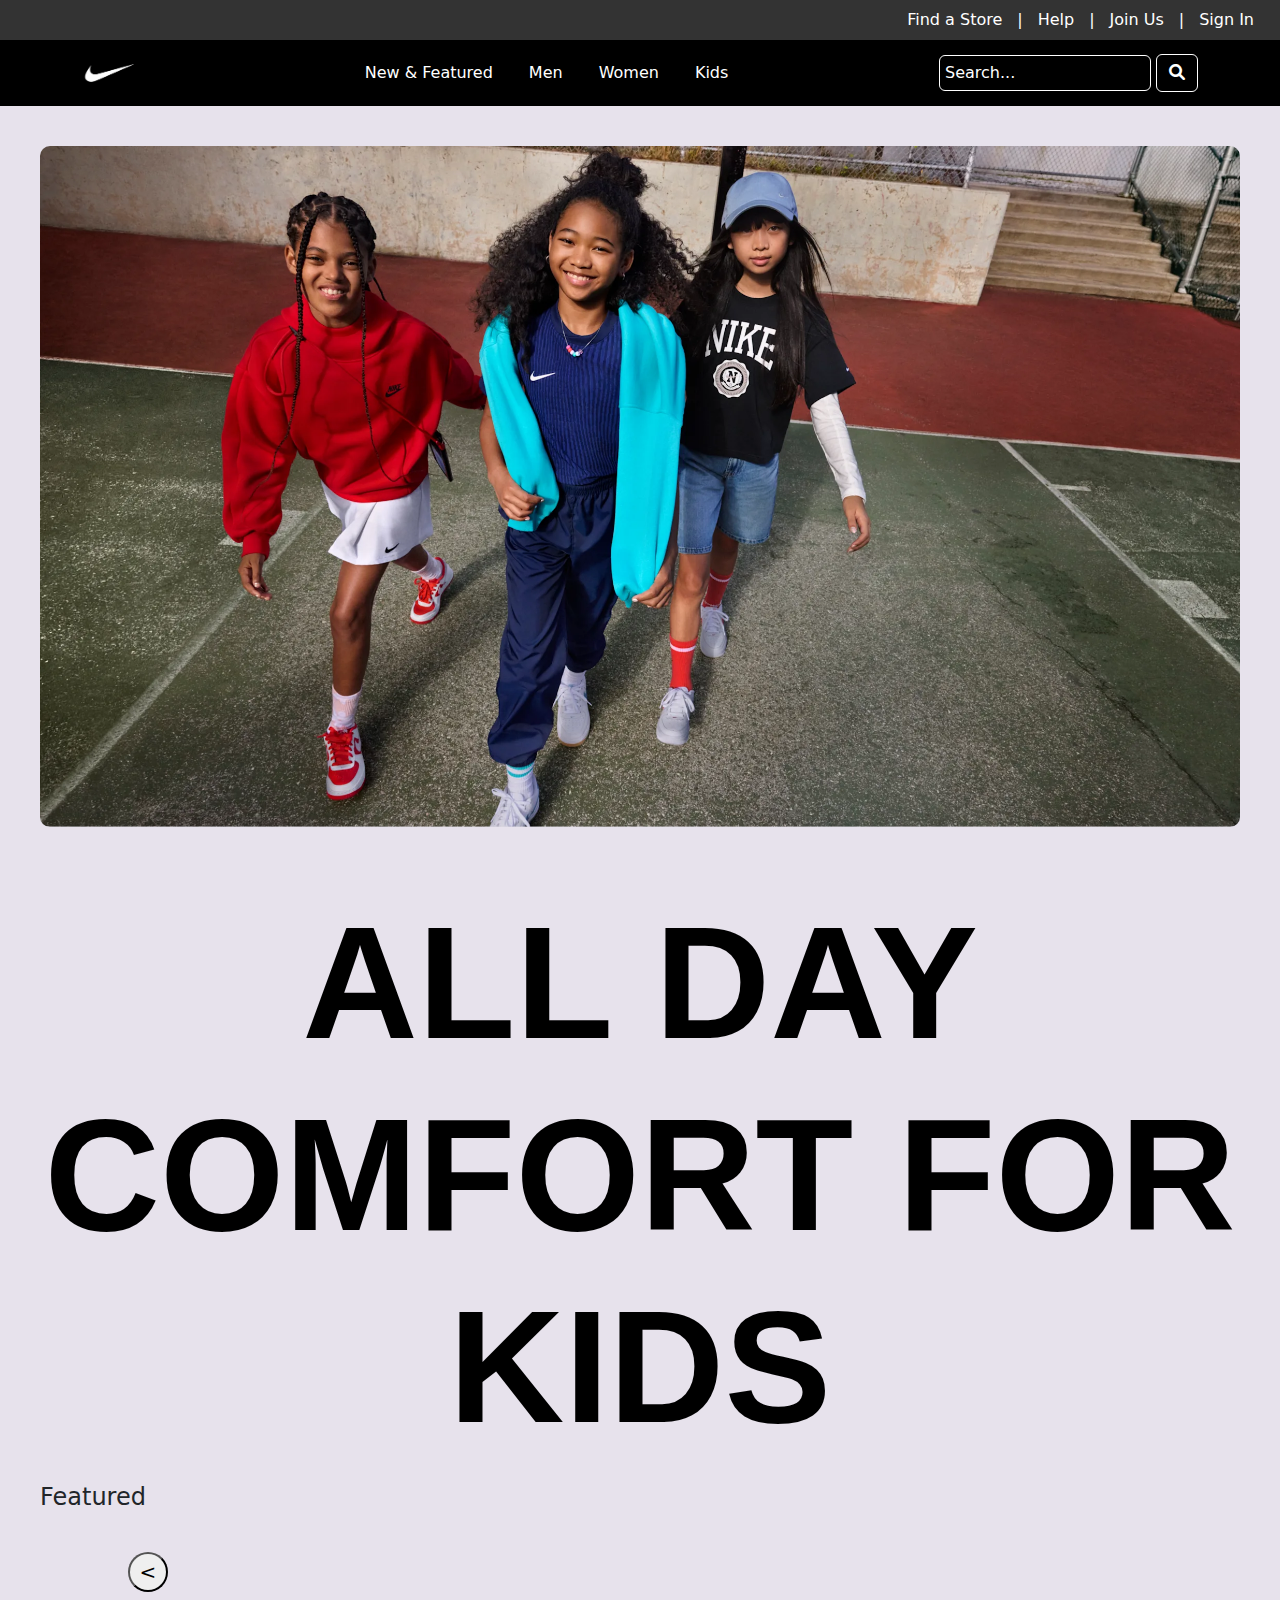
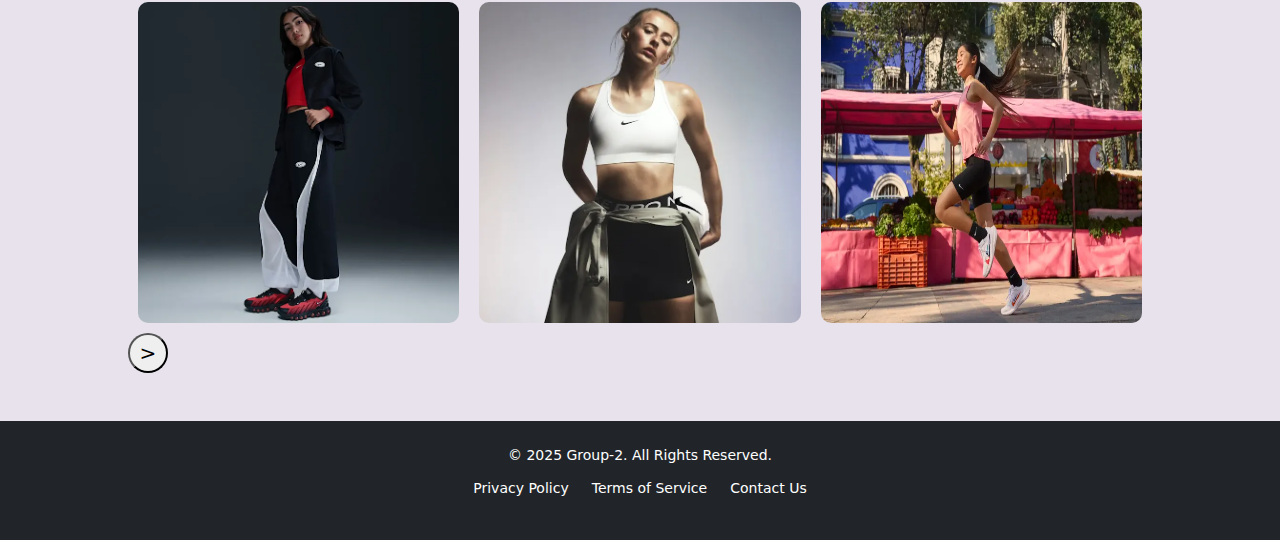
<file: kids.html>
<!DOCTYPE html>
<html lang="en">
<head>
    <meta charset="UTF-8">
    <meta name="viewport" content="width=device-width, initial-scale=1.0">
    <title>Kids</title>
    <link rel="stylesheet" href="kids.css">
    <link rel="stylesheet" href="https://cdnjs.cloudflare.com/ajax/libs/font-awesome/6.0.0/css/all.min.css">
    <link rel="stylesheet" href="https://cdn.jsdelivr.net/npm/bootstrap@5.3.0/dist/css/bootstrap.min.css">
    
</head>
<body>
    
    <!-- Top Header -->
    <div class="top-header d-flex justify-content-end align-items-center px-3 py-2">
        <div class="right-menu d-flex">
            <a href="#" class="text-white">Find a Store</a>
            <span class="separator">|</span>
            <a href="#" class="text-white">Help</a>
            <span class="separator">|</span>
            <a href="#" class="text-white">Join Us</a>
            <span class="separator">|</span>
            <a href="signin.html" class="text-white">Sign In</a>
        </div>
    </div>
    
    <!-- Navigation Bar -->
    <nav class="navbar navbar-expand-lg   ">
        <div class="container">
            <a class="navbar-brand" href="index.html">
                <img src="image/Untitled-1.png" alt="Brand Logo" height="40">
            </a>
            <button class="navbar-toggler" type="button" data-bs-toggle="collapse" data-bs-target="#navbarNav">
                <span class="navbar-toggler-icon"></span>
            </button>
            <div class="collapse navbar-collapse" id="navbarNav">
                <ul class="navbar-nav mx-auto">
                    <li class="nav-item"><a class="nav-link" href="new&feature.html">New & Featured</a></li>
                    <li class="nav-item"><a class="nav-link" href="mens.html">Men</a></li>
                    <li class="nav-item"><a class="nav-link" href="womens.html">Women</a></li>
                    <li class="nav-item"><a class="nav-link" href="kids.html">Kids</a></li>
                </ul>
                <div class="search-box d-flex align-items-center">
                    <input type="text" placeholder="Search..." class="form-control">
                    <button class="btn btn-outline-light"><i class="fas fa-search"></i></button>
                </div>
            </div>
        </div>
    </nav>




    <!-- 1st main image -->

    <section class="featured">
        <img src="image/kids_main.png" alt="Featured Image" class="featured-image">
    </section>


    <div class="centered-heading">
        <h2>ALL DAY COMFORT FOR KIDS</h2>
    </div>

    <div class="leftheading" >
        <h4>Featured</h4>
    </div>


    <!-- cards -->

    <div class="carousel-container">
        <button class="carousel-btn prev" onclick="moveSlide(-1)">&lt;</button>
        <div class="carousel" id="carousel">
            <img src="image/kidsc1.png"     alt="Nike men 1">
            <img src="image/kidsc4.png" alt="Nike men 2">
            <img src="image/kidsc2.jpg" alt="Nike men 3">
            <img src="image/kidsc3.jpg" alt="Nike men 4">
            
            
            
        </div>
        <button class="carousel-btn next" onclick="moveSlide(1)">&gt;</button>
    </div>



    <script>
        let index = 0;
        const totalImages = document.querySelectorAll(".carousel img").length;
        const visibleImages = 3;
        const step = 100 / visibleImages;

        function moveSlide(direction) {
            const maxIndex = Math.ceil(totalImages / visibleImages) - 1;
            index += direction;
            if (index < 0) index = 0;
            if (index > maxIndex) index = maxIndex;
            document.getElementById("carousel").style.transform = `translateX(-${index * step}%)`;
        }
    </script>


<footer class="footer bg-dark text-white py-4 mt-5">
    <div class="container text-center">
        <p>&copy; 2025 Group-2. All Rights Reserved.</p>
        <ul class="list-inline">
            <li class="list-inline-item"><a href="#" class="text-white">Privacy Policy</a></li>
            <li class="list-inline-item"><a href="#" class="text-white">Terms of Service</a></li>
            <li class="list-inline-item"><a href="#" class="text-white">Contact Us</a></li>
        </ul>
    </div>
</footer>

</body>
</html>
</file>
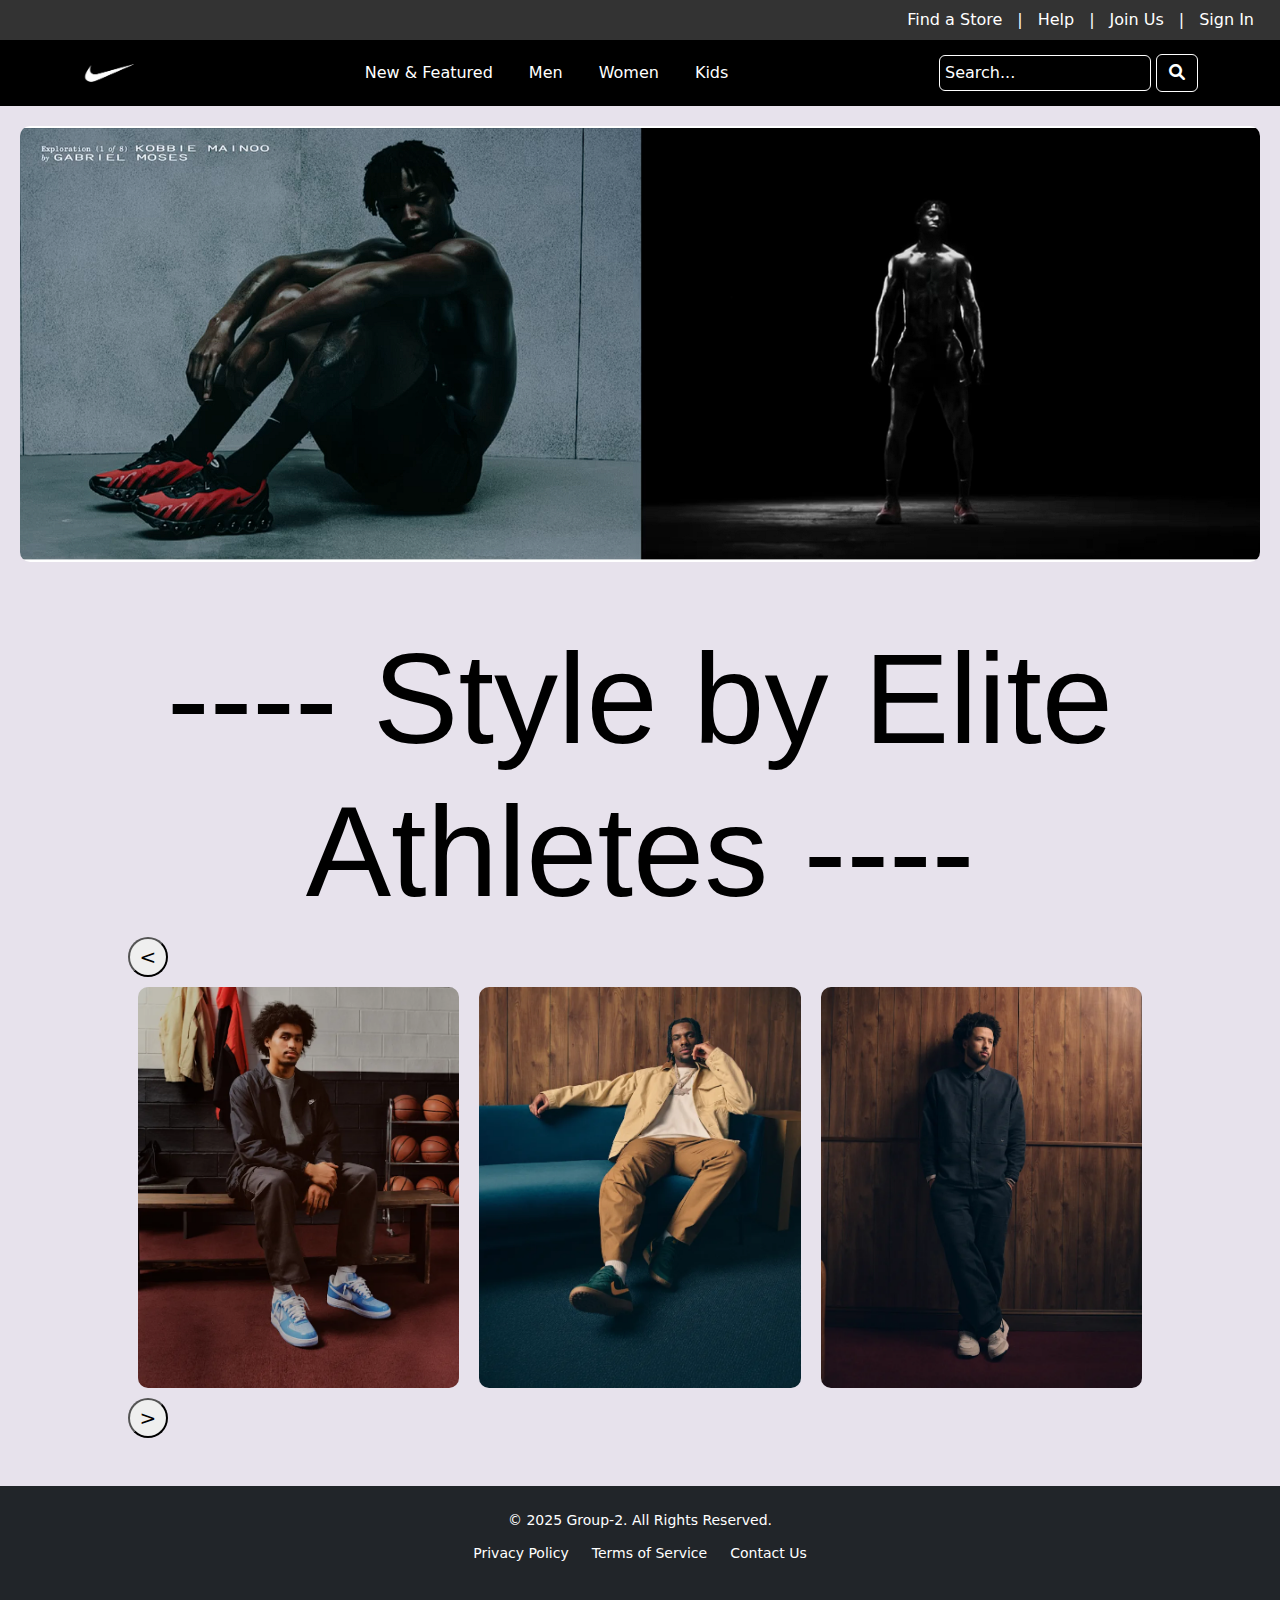
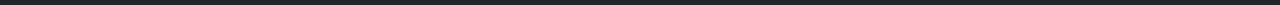
<file: mens.html>
<!DOCTYPE html>
<html lang="en">
<head>
    <meta charset="UTF-8">
    <meta name="viewport" content="width=device-width, initial-scale=1.0">
    <title>Mens</title>
    <link rel="stylesheet" href="mens.css">
    <link rel="stylesheet" href="https://cdnjs.cloudflare.com/ajax/libs/font-awesome/6.0.0/css/all.min.css">
    <link rel="stylesheet" href="https://cdn.jsdelivr.net/npm/bootstrap@5.3.0/dist/css/bootstrap.min.css">
    
</head>
<body>
    
    <!-- Top Header -->
    <div class="top-header d-flex justify-content-end align-items-center px-3 py-2">
        <div class="right-menu d-flex">
            <a href="#" class="text-white">Find a Store</a>
            <span class="separator">|</span>
            <a href="#" class="text-white">Help</a>
            <span class="separator">|</span>
            <a href="#" class="text-white">Join Us</a>
            <span class="separator">|</span>
            <a href="signin.html" class="text-white">Sign In</a>
        </div>
    </div>
    
    <!-- Navigation Bar -->
    <nav class="navbar navbar-expand-lg   ">
        <div class="container">
            <a class="navbar-brand" href="index.html">
                <img src="image/Untitled-1.png" alt="Brand Logo" height="40">
            </a>
            <button class="navbar-toggler" type="button" data-bs-toggle="collapse" data-bs-target="#navbarNav">
                <span class="navbar-toggler-icon"></span>
            </button>
            <div class="collapse navbar-collapse" id="navbarNav">
                <ul class="navbar-nav mx-auto">
                    <li class="nav-item"><a class="nav-link" href="new&feature.html">New & Featured</a></li>
                    <li class="nav-item"><a class="nav-link" href="mens.html">Men</a></li>
                    <li class="nav-item"><a class="nav-link" href="womens.html">Women</a></li>
                    <li class="nav-item"><a class="nav-link" href="kids.html">Kids</a></li>
                </ul>
                <div class="search-box d-flex align-items-center">
                    <input type="text" placeholder="Search..." class="form-control">
                    <button class="btn btn-outline-light"><i class="fas fa-search"></i></button>
                </div>
            </div>
        </div>
    </nav>




    <!-- 1st main image -->

    <section class="featured">
        <img src="image/mens.png" alt="Featured Image" class="featured-image">
    </section>


    <div class="centered-heading">
        <h2>---- Style by Elite Athletes ----</h2>
    </div>



    <!-- cards -->

    <div class="carousel-container">
        <button class="carousel-btn prev" onclick="moveSlide(-1)">&lt;</button>
        <div class="carousel" id="carousel">
            <img src="image/mens-c7.jpg"     alt="Nike men 1">
            <img src="image/mens-c2.jpg" alt="Nike men 2">
            <img src="image/mens-c3.jpg" alt="Nike men 3">
            <img src="image/mens-c4.jpg" alt="Nike men 4">
            <img src="image/mens-c5.jpg" alt="Nike men 5">
            <img src="image/mens-c6.jpg" alt="Nike men 6">
            
            
        </div>
        <button class="carousel-btn next" onclick="moveSlide(1)">&gt;</button>
    </div>



    <script>
        let index = 0;
        const totalImages = document.querySelectorAll(".carousel img").length;
        const visibleImages = 3;
        const step = 100 / visibleImages;

        function moveSlide(direction) {
            const maxIndex = Math.ceil(totalImages / visibleImages) - 1;
            index += direction;
            if (index < 0) index = 0;
            if (index > maxIndex) index = maxIndex;
            document.getElementById("carousel").style.transform = `translateX(-${index * step}%)`;
        }
    </script>


<footer class="footer bg-dark text-white py-4 mt-5">
    <div class="container text-center">
        <p>&copy; 2025 Group-2. All Rights Reserved.</p>
        <ul class="list-inline">
            <li class="list-inline-item"><a href="#" class="text-white">Privacy Policy</a></li>
            <li class="list-inline-item"><a href="#" class="text-white">Terms of Service</a></li>
            <li class="list-inline-item"><a href="#" class="text-white">Contact Us</a></li>
        </ul>
    </div>
</footer>

</body>
</html>
</file>
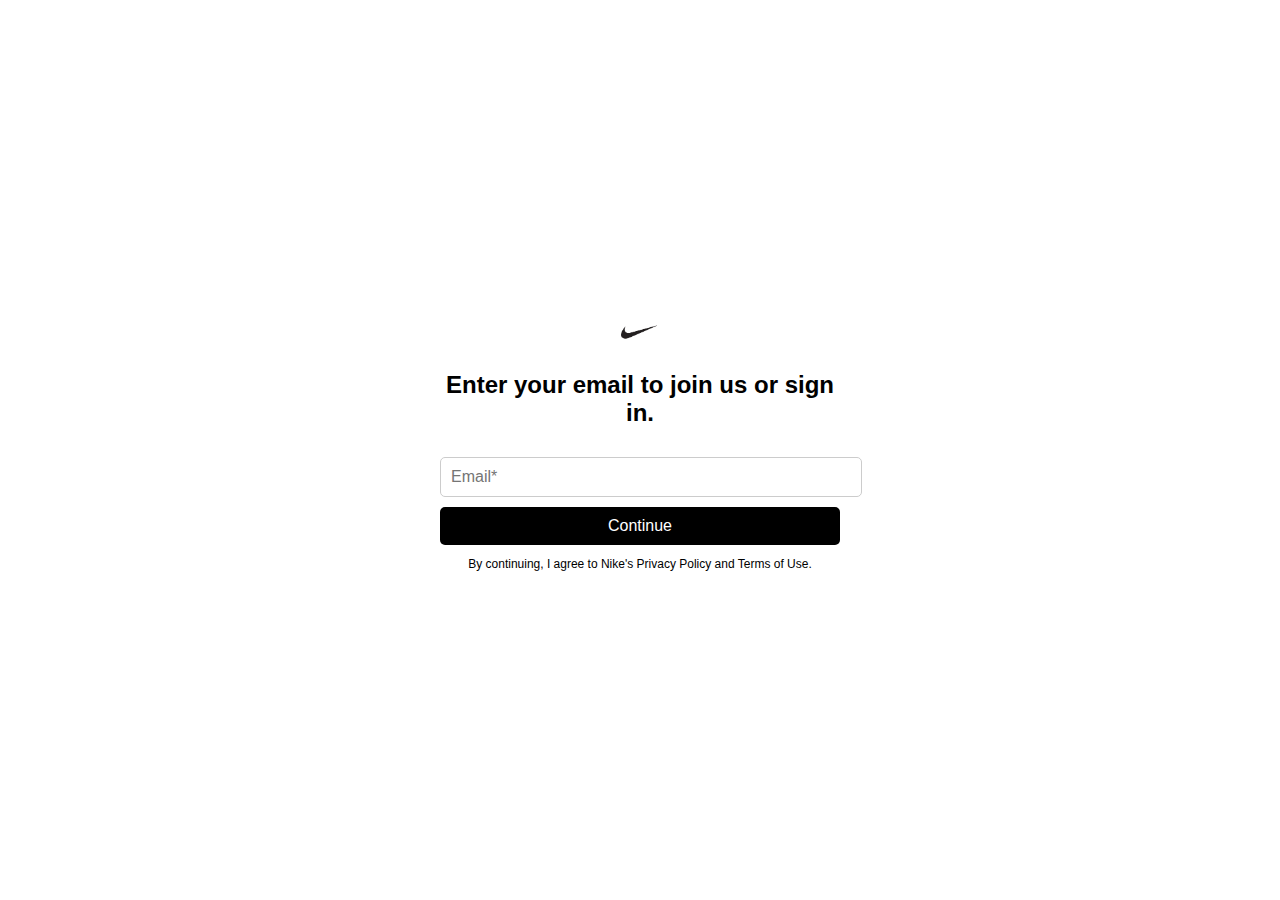
<file: signin.html>
<!DOCTYPE html>
<html lang="en">
<head>
    <meta charset="UTF-8">
    <meta name="viewport" content="width=device-width, initial-scale=1.0">
    <title>Sign In</title>
    <link rel="stylesheet" href="https://cdnjs.cloudflare.com/ajax/libs/font-awesome/6.4.2/css/all.min.css">
    <style>
        body {
            font-family: Arial, sans-serif;
            display: flex;
            justify-content: center;
            align-items: center;
            height: 100vh;
            margin: 0;
            background-color: #fff;
        }
        .container {
            text-align: center;
            max-width: 400px;
            padding: 20px;
        }
        .logo {
            display: flex;
            justify-content: center;
            gap: 10px;
            margin-bottom: 20px;
        }
        .logo img {
            height: 30px;
        }
        .email-input {
            width: 100%;
            padding: 10px;
            border: 1px solid #ccc;
            border-radius: 5px;
            margin: 10px 0;
            font-size: 16px;
        }
        .continue-btn {
            width: 100%;
            padding: 10px;
            border: none;
            background-color: black;
            color: white;
            font-size: 16px;
            border-radius: 5px;
            cursor: pointer;
            transition: background 0.3s;
        }
        .continue-btn:hover {
            background-color: #333;
        }
        .links {
            font-size: 12px;
            margin-top: 10px;
        }
        .links a {
            color: #000;
            text-decoration: none;
        }
        @media (max-width: 500px) {
            .container {
                width: 90%;
            }
        }
    </style>
</head>
<body>
    <div class="container">
        <div class="logo">
            <a href="index.html">
            <img src="image/logo.png" alt="Nike Logo">
            </a>
        </div>
        <h2>Enter your email to join us or sign in.</h2>
        <input type="email" class="email-input" placeholder="Email*" id="email">
        <button class="continue-btn" onclick="validateEmail()">Continue</button>
        <div class="links">
            <p>By continuing, I agree to Nike's <a href="#">Privacy Policy</a> and <a href="#">Terms of Use</a>.</p>
        </div>
    </div>
    <script>
        function validateEmail() {
            const email = document.getElementById('email').value;
            const emailPattern = /^[^\s@]+@[^\s@]+\.[^\s@]+$/;
            if (!emailPattern.test(email)) {
                alert('Please enter a valid email address.');
            } else {
                alert('Email accepted! Proceeding...');
            }
        }
    </script>
</body>
</html>
</file>
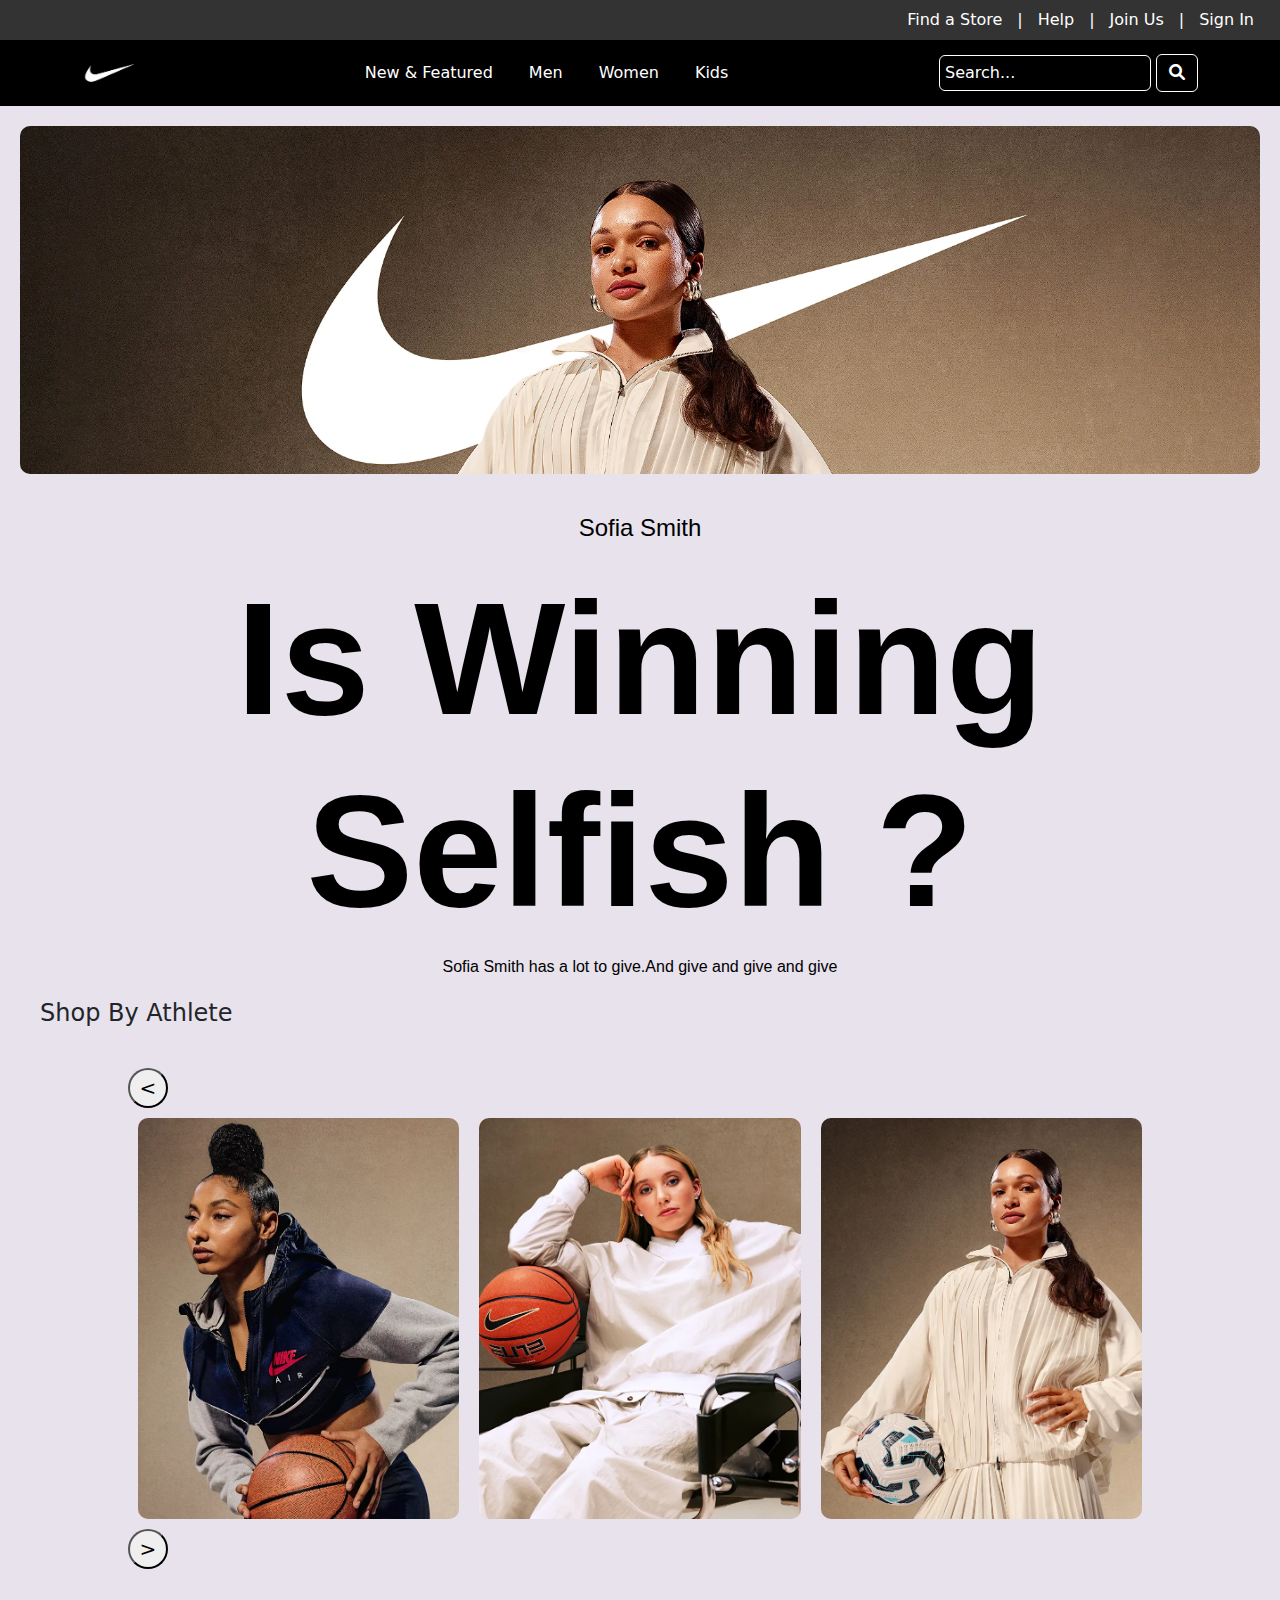
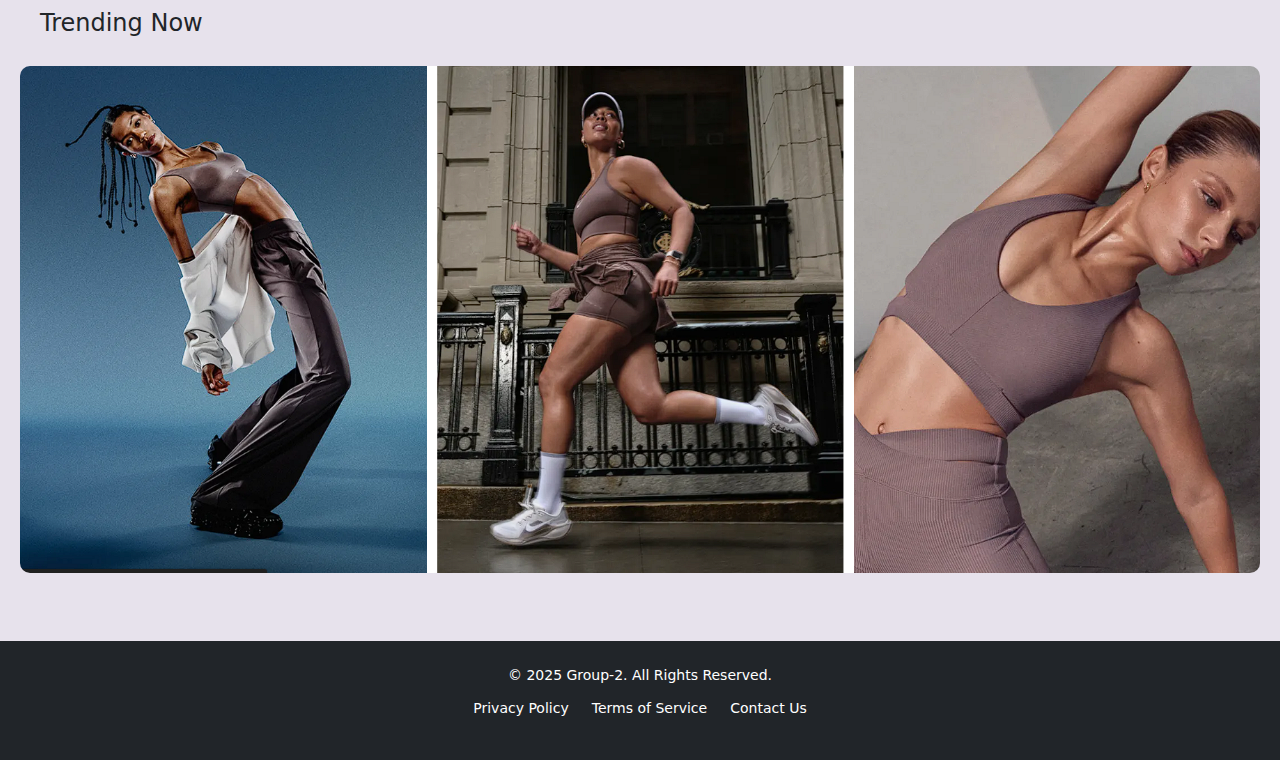
<file: womens.html>
<!DOCTYPE html>
<html lang="en">
<head>
    <meta charset="UTF-8">
    <meta name="viewport" content="width=device-width, initial-scale=1.0">
    <title>Womens</title>
    <link rel="stylesheet" href="womens.css">
    <link rel="stylesheet" href="https://cdnjs.cloudflare.com/ajax/libs/font-awesome/6.0.0/css/all.min.css">
    <link rel="stylesheet" href="https://cdn.jsdelivr.net/npm/bootstrap@5.3.0/dist/css/bootstrap.min.css">
    
</head>
<body>
    
    <!-- Top Header -->
    <div class="top-header d-flex justify-content-end align-items-center px-3 py-2">
        <div class="right-menu d-flex">
            <a href="#" class="text-white">Find a Store</a>
            <span class="separator">|</span>
            <a href="#" class="text-white">Help</a>
            <span class="separator">|</span>
            <a href="#" class="text-white">Join Us</a>
            <span class="separator">|</span>
            <a href="signin.html" class="text-white">Sign In</a>
        </div>
    </div>
    
    <!-- Navigation Bar -->
    <nav class="navbar navbar-expand-lg   ">
        <div class="container">
            <a class="navbar-brand" href="index.html">
                <img src="image/Untitled-1.png" alt="Brand Logo" height="40">
            </a>
            <button class="navbar-toggler" type="button" data-bs-toggle="collapse" data-bs-target="#navbarNav">
                <span class="navbar-toggler-icon"></span>
            </button>
            <div class="collapse navbar-collapse" id="navbarNav">
                <ul class="navbar-nav mx-auto">
                    <li class="nav-item"><a class="nav-link" href="new&feature.html">New & Featured</a></li>
                    <li class="nav-item"><a class="nav-link" href="mens.html">Men</a></li>
                    <li class="nav-item"><a class="nav-link" href="womens.html">Women</a></li>
                    <li class="nav-item"><a class="nav-link" href="kids.html">Kids</a></li>
                </ul>
                <div class="search-box d-flex align-items-center">
                    <input type="text" placeholder="Search..." class="form-control">
                    <button class="btn btn-outline-light"><i class="fas fa-search"></i></button>
                </div>
            </div>
        </div>
    </nav>




    <!-- 1st main image -->

    <section class="featured">
        <img src="image/womens2.png" alt="Featured Image" class="featured-image">
    </section>

<div class="sofia">
    <h4>Sofia Smith</h4>
</div>
    <div class="centered-heading">
        <h2><b></b>Is Winning Selfish ?</b></h2>
    </div>
    <div class="sofiapara">
        <p>Sofia Smith has a lot to give.And give and give and give</p>
    </div>


    <div class="leftheading" >
        <h4>Shop By Athlete</h4>
    </div>





    <!-- cards -->

    <div class="carousel-container">
        <button class="carousel-btn prev" onclick="moveSlide(-1)">&lt;</button>
        <div class="carousel" id="carousel">
            <img src="image/w1.png"     alt="Nike men 1">
            <img src="image/w2.jpg" alt="Nike men 2">
            <img src="image/w3.png" alt="Nike men 3">
            <img src="image/w4.png" alt="Nike men 4">
            
            
            
        </div>
        <button class="carousel-btn next" onclick="moveSlide(1)">&gt;</button>
    </div>



    <script>
        let index = 0;
        const totalImages = document.querySelectorAll(".carousel img").length;
        const visibleImages = 3;
        const step = 100 / visibleImages;

        function moveSlide(direction) {
            const maxIndex = Math.ceil(totalImages / visibleImages) - 1;
            index += direction;
            if (index < 0) index = 0;
            if (index > maxIndex) index = maxIndex;
            document.getElementById("carousel").style.transform = `translateX(-${index * step}%)`;
        }
    </script>


<div class="trendingrightnow1">
    <h4>Trending  Now</h4>
</div>

    
<section class="trendingrightnow">
    <img src="image/womenm2.png" alt="Featured Image" class="featured-image">
</section>




<footer class="footer bg-dark text-white py-4 mt-5">
    <div class="container text-center">
        <p>&copy; 2025 Group-2. All Rights Reserved.</p>
        <ul class="list-inline">
            <li class="list-inline-item"><a href="#" class="text-white">Privacy Policy</a></li>
            <li class="list-inline-item"><a href="#" class="text-white">Terms of Service</a></li>
            <li class="list-inline-item"><a href="#" class="text-white">Contact Us</a></li>
        </ul>
    </div>
</footer>

</body>
</html>
</file>
<file: kids.css>
body {
    font-family: Arial, sans-serif;
    margin: 0;
    padding: 0;
    background-color:#282828;
    
}
body {
    background-color:#e7e2ec !important;
}





.top-header {
    background-color: #333;
    color:#b3bbc6;
    padding: 10px 20px;
    display: flex;
    justify-content: flex-end;
    align-items: center;
    
}
.top-header a {
    color: white;
    text-decoration: none;
    margin: 0 10px;
}
.top-header .separator {
    color: white;
    margin: 0 5px;
}


.navbar {
    background-color: #000000 ;
}
.navbar-brand img {
    height: 40px;
}
.navbar-nav .nav-link {
    color: white !important;
    margin: 0 10px;
}
.navbar-toggler {
    border: none;
}


.search-box {
    display: flex;
    align-items: center;
}
.search-box input {
    border: 1px solid white;
    background-color: transparent;
    color: white;
    padding: 5px;
    margin-right: 5px;
}
.search-box input::placeholder {
    color: white;
}
.search-box button {
    border: 1px solid white;
    background-color: transparent;
    color: white;
}
.featured {
    display: flex;
    justify-content: center;
    padding: 40px;
}

.featured-image {
    max-width: 100%;
    height: auto;
    border-radius: 10px; 
}


.leftheading {
    text-align: left;
    margin-top: 20px;
    margin-left: 40px; 
    margin-bottom: 40px;
    font-size: 2rem;
    font-weight: bold;
}

.carousel-container {
    width: 80%;
    margin: auto;
    overflow: hidden;
    position: relative;

}
.carousel {
    display: flex;
    transition: transform 0.5s ease-in-out;
}
.carousel img {
    width: 33.33%;
    padding: 10px;
    border-radius:20px; 
}
.carousel-btn {
    z-index: 1000;
    font-size: 20px;
    border-radius: 50%;
    width: 40px;
    height: 40px;
    display: flex;
    align-items: center;
    justify-content: center;
}

.prev {
    left: 0;
}
.next {
    right: 0;}



.trendingrightnow {
        display: flex;
        justify-content: center;
        padding: 20px;
    }
    
.trendingrightnow-image {
        max-width: 100%;
        height: auto;
        border-radius: 10px;
    }
.trendingrightnow1{
    text-align: left;
    margin-top: 40px;
    margin-left: 40px; 
    font-size: 2rem;
    font-weight: bold;
}

.sofia{
    font-family: 'arial', sans-serif;
        text-align: center;
        color: black;
        font-size: 8rem; 
        margin-top: 20px;
}

.centered-heading h2 {
        font-family: 'psilograph', sans-serif;
        text-align: center;
        color: black;
        font-size: 10rem; 
        margin-top: 20px;
        font-weight: bold;
    }

    .sofiapara{
        font-family: 'arial', sans-serif;
        text-align: center;
        color: black;
        font-size: 1rem; 
        margin-top: 0.5px;

    }
.footer {
        background-color: #222;
        color: white;
        text-align: center;
        padding: 20px 0;
    }
    
.footer p {
        margin: 0;
        font-size: 14px;
    }
    
.footer .list-inline {
        padding: 0;
        margin-top: 10px;
    }
    
.footer .list-inline-item {
        display: inline;
        margin: 0 10px;
    }
    
.footer .list-inline-item a {
        color: white;
        text-decoration: none;
        font-size: 14px;
    }
    
.footer .list-inline-item a:hover {
        text-decoration: underline;
    }
</file>
<file: mens.css>
/* General Styles */
body {
    font-family: Arial, sans-serif;
    margin: 0;
    padding: 0;
    background-color:#282828;
    
}
body {
    background-color:#e7e2ec !important;
}




/* Top Header */
.top-header {
    background-color: #333;
    color:#b3bbc6;
    padding: 10px 20px;
    display: flex;
    justify-content: flex-end;
    align-items: center;
}
.top-header a {
    color: white;
    text-decoration: none;
    margin: 0 10px;
}
.top-header .separator {
    color: white;
    margin: 0 5px;
}


.navbar {
    background-color: #000000 ;
}
.navbar-brand img {
    height: 40px;
}
.navbar-nav .nav-link {
    color: white !important;
    margin: 0 10px;
}
.navbar-toggler {
    border: none;
}

/* Search Box */
.search-box {
    display: flex;
    align-items: center;
}
.search-box input {
    border: 1px solid white;
    background-color: transparent;
    color: white;
    padding: 5px;
    margin-right: 5px;
}
.search-box input::placeholder {
    color: white;
}
.search-box button {
    border: 1px solid white;
    background-color: transparent;
    color: white;
}
.featured {
    display: flex;
    justify-content: center;
    padding: 20px;
}

.featured-image {
    max-width: 100%;
    height: auto;
    border-radius: 10px; 
}
.carousel-container {
    width: 80%;
    margin: auto;
    overflow: hidden;
    position: relative;

}
.carousel {
    display: flex;
    transition: transform 0.5s ease-in-out;
}
.carousel img {
    width: 33.33%;
    padding: 10px;
    border-radius:20px; 
}
.carousel-btn {
    z-index: 1000;
    font-size: 20px;
    border-radius: 50%;
    width: 40px;
    height: 40px;
    display: flex;
    align-items: center;
    justify-content: center;
}

.prev {
    left: 0;
}
.next {
    right: 0;}

.centered-heading h2 {
        font-family: 'Choxr', sans-serif;
        text-align: center;
        color: black;
        font-size: 8rem; 
        margin-top: 40px;
    }
.footer {
        background-color: #222;
        color: white;
        text-align: center;
        padding: 20px 0;
    }
    
.footer p {
        margin: 0;
        font-size: 14px;
    }
    
.footer .list-inline {
        padding: 0;
        margin-top: 10px;
    }
    
.footer .list-inline-item {
        display: inline;
        margin: 0 10px;
    }
    
.footer .list-inline-item a {
        color: white;
        text-decoration: none;
        font-size: 14px;
    }
    
.footer .list-inline-item a:hover {
        text-decoration: underline;
    }
</file>
<file: womens.css>
body {
    font-family: Arial, sans-serif;
    margin: 0;
    padding: 0;
    background-color:#282828;
    
}
body {
    background-color:#e7e2ec !important;
}





.top-header {
    background-color: #333;
    color:#b3bbc6;
    padding: 10px 20px;
    display: flex;
    justify-content: flex-end;
    align-items: center;
}
.top-header a {
    color: white;
    text-decoration: none;
    margin: 0 10px;
}
.top-header .separator {
    color: white;
    margin: 0 5px;
}


.navbar {
    background-color: #000000 ;
}
.navbar-brand img {
    height: 40px;
}
.navbar-nav .nav-link {
    color: white !important;
    margin: 0 10px;
}
.navbar-toggler {
    border: none;
}


.search-box {
    display: flex;
    align-items: center;
}
.search-box input {
    border: 1px solid white;
    background-color: transparent;
    color: white;
    padding: 5px;
    margin-right: 5px;
}
.search-box input::placeholder {
    color: white;
}
.search-box button {
    border: 1px solid white;
    background-color: transparent;
    color: white;
}
.featured {
    display: flex;
    justify-content: center;
    padding: 20px;
}

.featured-image {
    max-width: 100%;
    height: auto;
    border-radius: 10px; 
}


.leftheading {
    text-align: left;
    margin-top: 20px;
    margin-left: 40px; 
    margin-bottom: 40px;
    font-size: 2rem;
    font-weight: bold;
}

.carousel-container {
    width: 80%;
    margin: auto;
    overflow: hidden;
    position: relative;

}
.carousel {
    display: flex;
    transition: transform 0.5s ease-in-out;
}
.carousel img {
    width: 33.33%;
    padding: 10px;
    border-radius:20px; 
}
.carousel-btn {
    z-index: 1000;
    font-size: 20px;
    border-radius: 50%;
    width: 40px;
    height: 40px;
    display: flex;
    align-items: center;
    justify-content: center;
}

.prev {
    left: 0;
}
.next {
    right: 0;}



.trendingrightnow {
        display: flex;
        justify-content: center;
        padding: 20px;
    }
    
.trendingrightnow-image {
        max-width: 100%;
        height: auto;
        border-radius: 10px;
    }
.trendingrightnow1{
    text-align: left;
    margin-top: 40px;
    margin-left: 40px; 
    font-size: 2rem;
    font-weight: bold;
}

.sofia{
    font-family: 'arial', sans-serif;
        text-align: center;
        color: black;
        font-size: 8rem; 
        margin-top: 20px;
}

.centered-heading h2 {
        font-family: 'psilograph', sans-serif;
        text-align: center;
        color: black;
        font-size: 10rem; 
        margin-top: 20px;
        font-weight: bold;
    }

    .sofiapara{
        font-family: 'arial', sans-serif;
        text-align: center;
        color: black;
        font-size: 1rem; 
        margin-top: 0.5px;

    }
.footer {
        background-color: #222;
        color: white;
        text-align: center;
        padding: 20px 0;
    }
    
.footer p {
        margin: 0;
        font-size: 14px;
    }
    
.footer .list-inline {
        padding: 0;
        margin-top: 10px;
    }
    
.footer .list-inline-item {
        display: inline;
        margin: 0 10px;
    }
    
.footer .list-inline-item a {
        color: white;
        text-decoration: none;
        font-size: 14px;
    }
    
.footer .list-inline-item a:hover {
        text-decoration: underline;
    }
</file>
